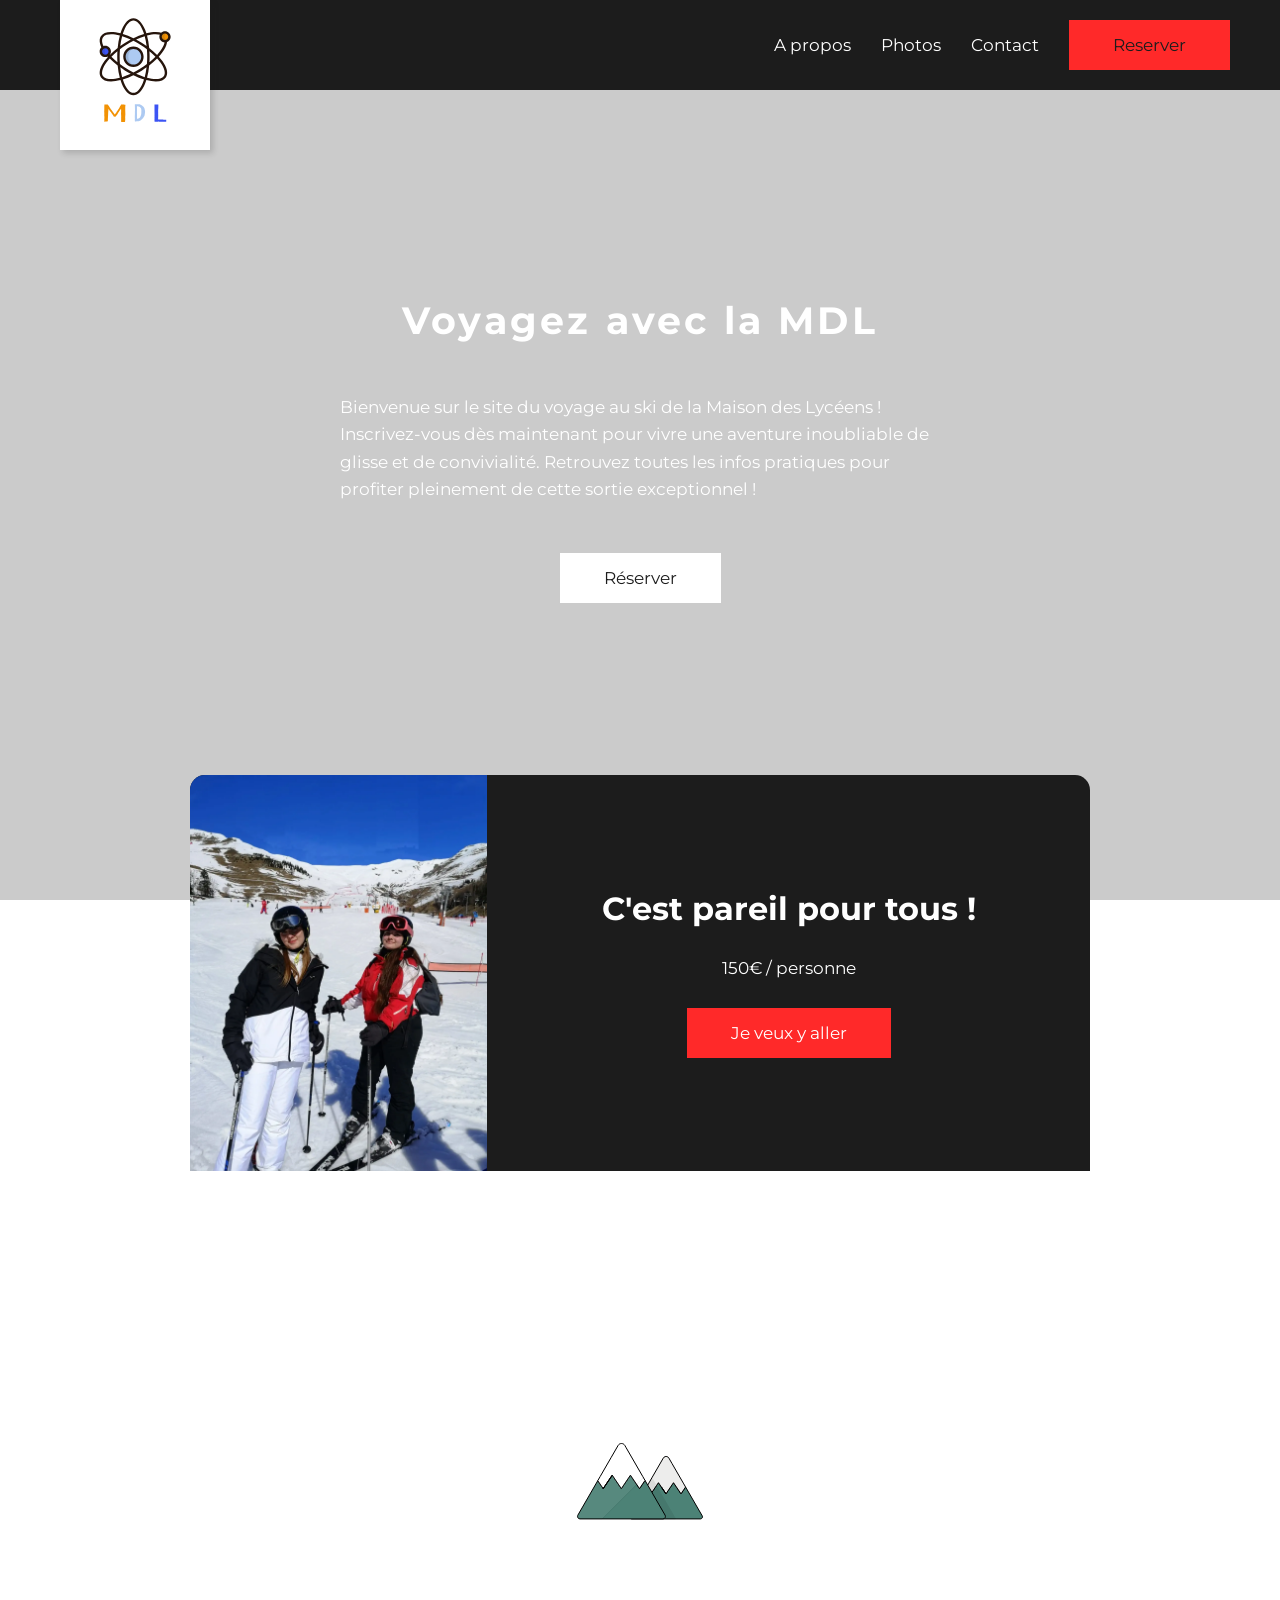
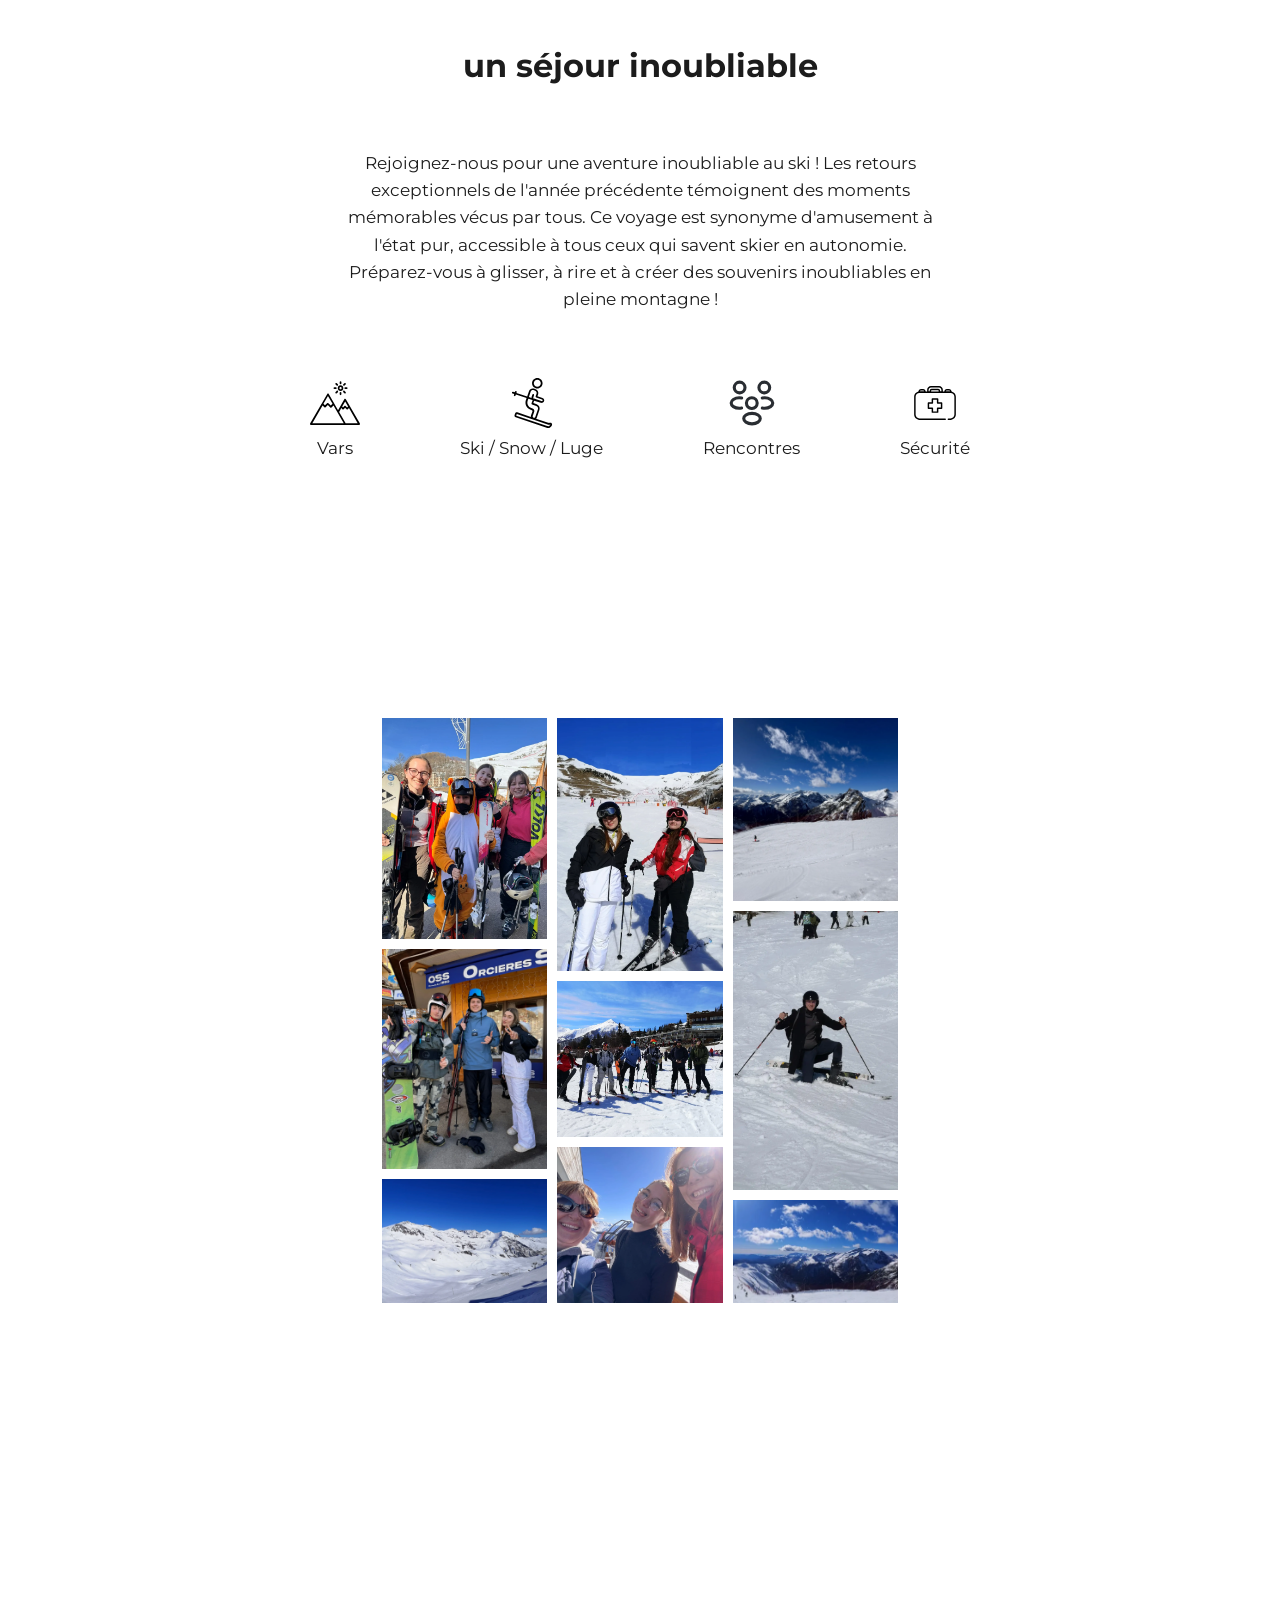
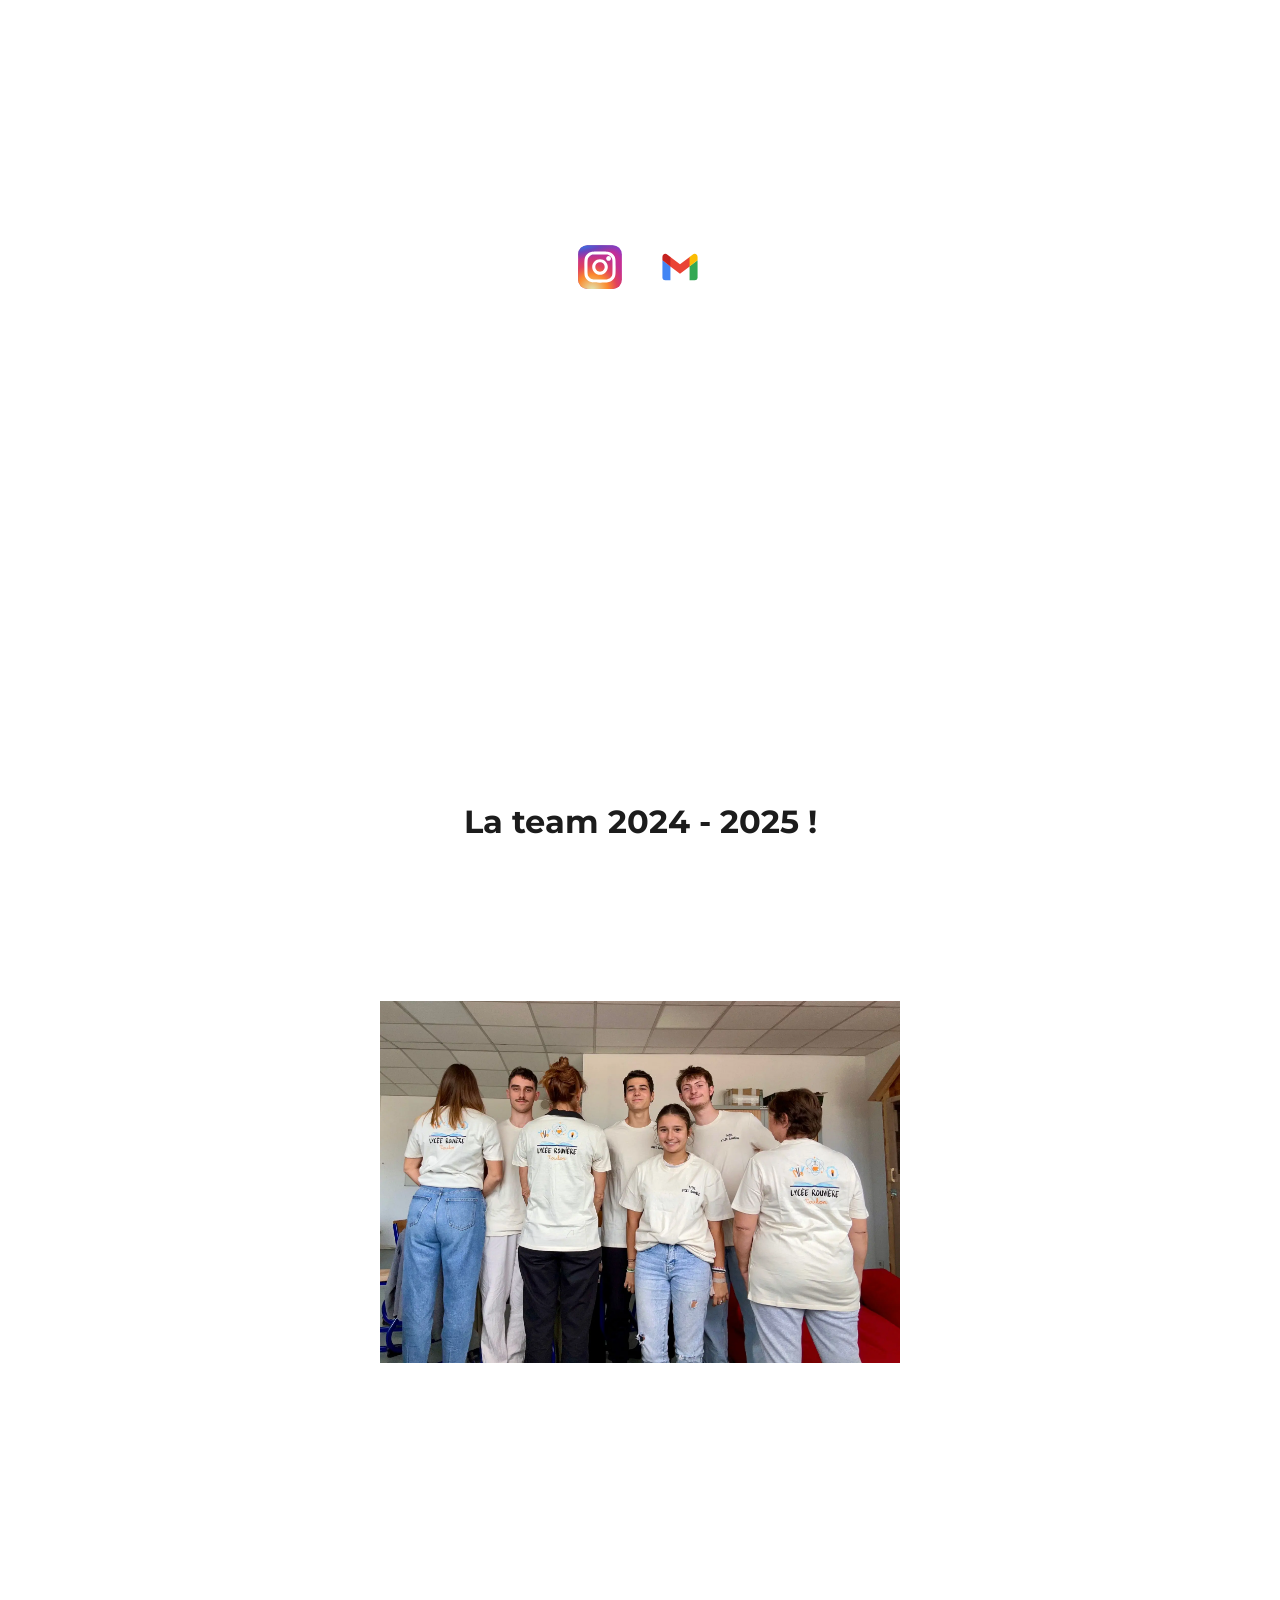
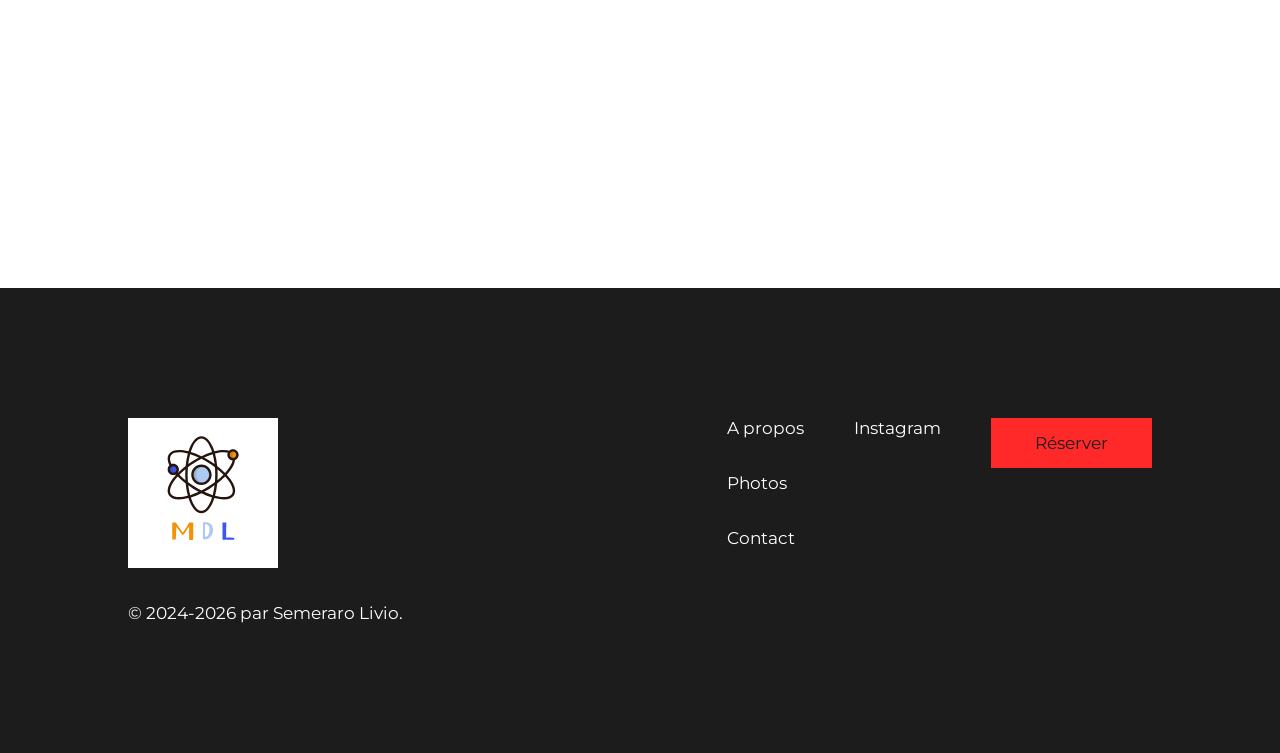
<file: index.html>
<!DOCTYPE html>
<html lang="en">

<head>
    <meta charset="UTF-8">
    <meta name="viewport" content="width=device-width, initial-scale=1.0">
    <title>MDL Rouviere</title>
    <link rel="stylesheet" href="./css/main.css">
</head>

<body>

    <input type="checkbox" id="hamburger" style="display: none;">
    <label class="mobile col" for="hamburger">
        <div class="bar"></div>
        <div class="bar"></div>
        <div class="bar"></div>
    </label>
    <img id="mobile-logo" class="mobile" src="./assets/svg/logo.svg" alt="Logo de la MDL">

    <nav class="row active" >
        <img draggable="false" id="logo" src="./assets/svg/logo.svg" alt="Logo du lycee rouviere">

        <ul class="row">
            <a onclick="closeNav()" href="#before" class="link">A propos</a>
            <a onclick="closeNav()" href="#photos" class="link">Photos</a>
            <a onclick="closeNav()" href="#contact" class="link">Contact</a>
            <a onclick="closeNav()" href="./reserver.html" class="button red">Reserver</a>
        </ul>
    </nav>

    <header>

        <div class="overlay"></div>
        <video autoplay muted loop id="myVideo">
            <source id="header-video" src="./assets/videos/video-bg.mp4" type="video/mp4">
        </video>

        <div class="container col">

            <h1>Voyagez avec la MDL</h1>
            <p>
                Bienvenue sur le site du voyage au ski de la Maison des Lycéens ! Inscrivez-vous dès maintenant pour
                vivre une aventure inoubliable de glisse et de convivialité. Retrouvez toutes les infos pratiques pour
                profiter pleinement de cette sortie exceptionnel !
            </p>
            <a href="./reserver.html" class="button white">Réserver</a>

        </div>

    </header>

    <main class="col">

        <div id="main-container" class="wrapped">

            <section id="tarifs">
                <div class="container row">
                    <div class="left"><img draggable="false" src="./assets/images/ski4.webp"
                            alt="Image de deux personnes au ski"></div>
                    <div class="right col">
                        <h2>C'est pareil pour tous !</h2>
                        <span>€ / personne</span>
                        <a href="./reserver.html" class="button red">Je veux y aller</a>
                    </div>
                </div>
            </section>

            <section id="before" class="col">

                <img src="./assets/svg/mountains.svg" alt="" style="width: 150px;">
                <h2 class="article-title">un séjour inoubliable</h2>

                <p>
                    Rejoignez-nous pour une aventure inoubliable au ski ! Les retours exceptionnels de l'année précédente
                    témoignent des moments mémorables vécus par tous. Ce voyage est synonyme d'amusement à l'état pur,
                    accessible à tous ceux qui savent skier en autonomie. Préparez-vous à glisser, à rire et à créer des
                    souvenirs inoubliables en pleine montagne !
                </p>

                <ul class="row">
                    <div class="col">
                        <img src="./assets/svg/adventure.svg" alt="">
                        <span>Vars</span>
                    </div>
                    <div class="col">
                        <img src="./assets/svg/ski.svg" alt="">
                        <span>Ski / Snow / Luge</span>
                    </div>
                    <div class="col">
                        <img src="./assets/svg/people.svg" alt="">
                        <span>Rencontres</span>
                    </div>
                    <div class="col">
                        <img src="./assets/svg/safe.svg" alt="">
                        <span>Sécurité</span>
                    </div>
                </ul>

            </section>

            <section id="photos" class="row">
                <div class="column col">

                    <img src="./assets/images/ski1.webp" alt="">
                    <img src="./assets/images/ski2.webp" alt="">
                    <img src="./assets/images/ski3.webp" alt="">

                </div>
                <div class="column col">

                    <img src="./assets/images/ski4.webp" alt="">
                    <img src="./assets/images/ski5.webp" alt="">
                    <img src="./assets/images/ski6.webp" alt="">

                </div>
                <div class="column col">

                    <img src="./assets/images/ski7.webp" alt="">
                    <img src="./assets/images/ski8.webp" alt="">
                    <img src="./assets/images/ski9.webp" alt="">

                </div>
            </section>

            <section id="contact">
                <div class="container col">
                    <h2>Nous contacter</h2>
                    <ul class="row">
                        <a target="_blank" href="https://www.instagram.com/m.d.l._rouviere/"><img src="./assets/svg/instagram.svg" alt=""></a>
                        <a href="mailto:semeraro.livio@gmail.com"><img src="./assets/svg/gmail.svg" alt=""></a>
                    </ul>
                </div>
            </section>

            <section id="team" class="col">
                <h2>La team 2024 - 2025 !</h2>

                    <div class="wrapped">
                        <img src="./assets/images/team.webp" alt="Image de l'equipe du bureau de la MDL du lycee rouviere">
                    </div>
            </section>


        </div>

        <footer>
            <div class="container row">

                <div class="left col">
                    <img src="./assets/svg/logo.svg" alt="Logo du la MDL">
                    <span>© 2024-2026 par Semeraro Livio.</span>
                </div>

                <div class="right">
                    <div class="row">
                        <ul class="col">
                            <a href="#before" class="link">A propos</a>
                            <a href="#photos" class="link">Photos</a>
                            <a href="#contact" class="link">Contact</a>
                        </ul>
                        <ul class="col">
                            <a target="_blank" href="https://www.instagram.com/m.d.l._rouviere/" class="link">Instagram</a>
                        </ul>

                        <ul class="col">
                            <a href="./reserver.html" class="button red">Réserver</a>
                        </ul>
                    </div>
                </div>

            </div>
        </footer>

    </main>

    <script type="text/javascript" src="./script.js" defer></script>

    <!-- Google tag (gtag.js) -->
<script async src="https://www.googletagmanager.com/gtag/js?id=G-8WDVE8G59Y"></script>
<script>
  window.dataLayer = window.dataLayer || [];
  function gtag(){dataLayer.push(arguments);}
  gtag('js', new Date());

  gtag('config', 'G-8WDVE8G59Y');
</script>

</body>

</html>
</file>
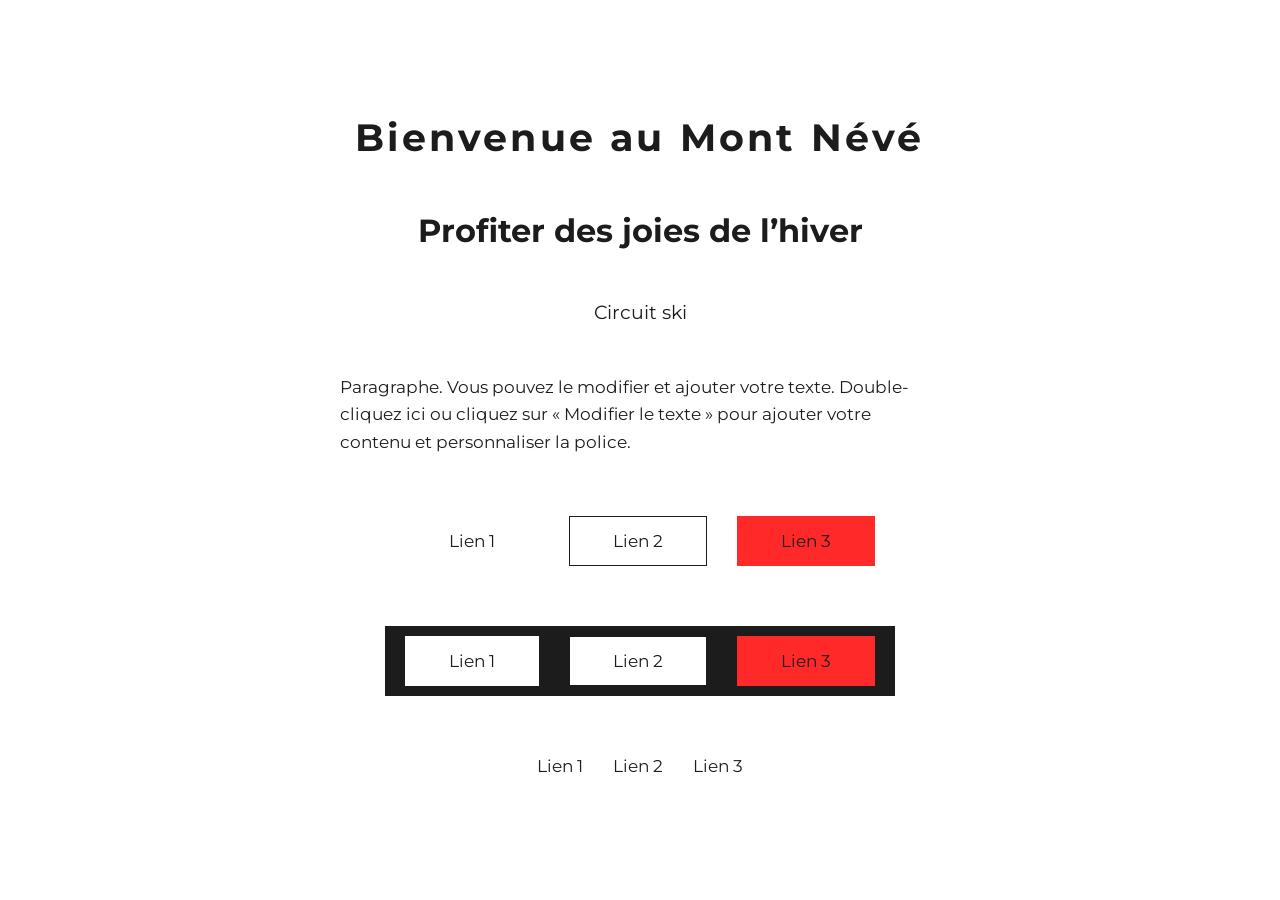
<file: demo.html>
<!DOCTYPE html>
<html lang="en">
<head>
    <meta charset="UTF-8">
    <meta name="viewport" content="width=device-width, initial-scale=1.0">
    <title>Document</title>
    <link rel="stylesheet" href="./css/main.css">
</head>
<body>

    <h1>Bienvenue au Mont Névé</h1>
    <h2>Profiter des joies de l’hiver</h2>
    <h3>Circuit ski</h3>

    <p>Paragraphe. Vous pouvez le modifier et ajouter votre texte. Double-cliquez ici ou cliquez sur « Modifier le texte » pour ajouter votre contenu et personnaliser la police.</p>

    <ul class="row">
        <a href="#!" class="button white">Lien 1</a>
        <a href="#!" class="button dark">Lien 2</a>
        <a href="#!" class="button red">Lien 3</a>
    </ul>

    <ul class="row demo-ul" style="background-color: #1c1c1c;">
        <a href="#!" class="button white">Lien 1</a>
        <a href="#!" class="button dark">Lien 2</a>
        <a href="#!" class="button red">Lien 3</a>
    </ul>

    <ul class="row">
        <a href="#!" class="link">Lien 1</a>
        <a href="#!" class="link">Lien 2</a>
        <a href="#!" class="link">Lien 3</a>
    </ul>

    <style>
        body {
            display: flex;
            flex-direction: column;
            align-items: center;
            justify-content: center;
            margin: 0 auto;
            gap: 50px;
        }

        p {
            max-width: 600px;
        }

        ul {
            width: fit-content;
            max-width: 600px;
            padding: 10px 20px;
        }
    </style>

</body>
</html>
</file>
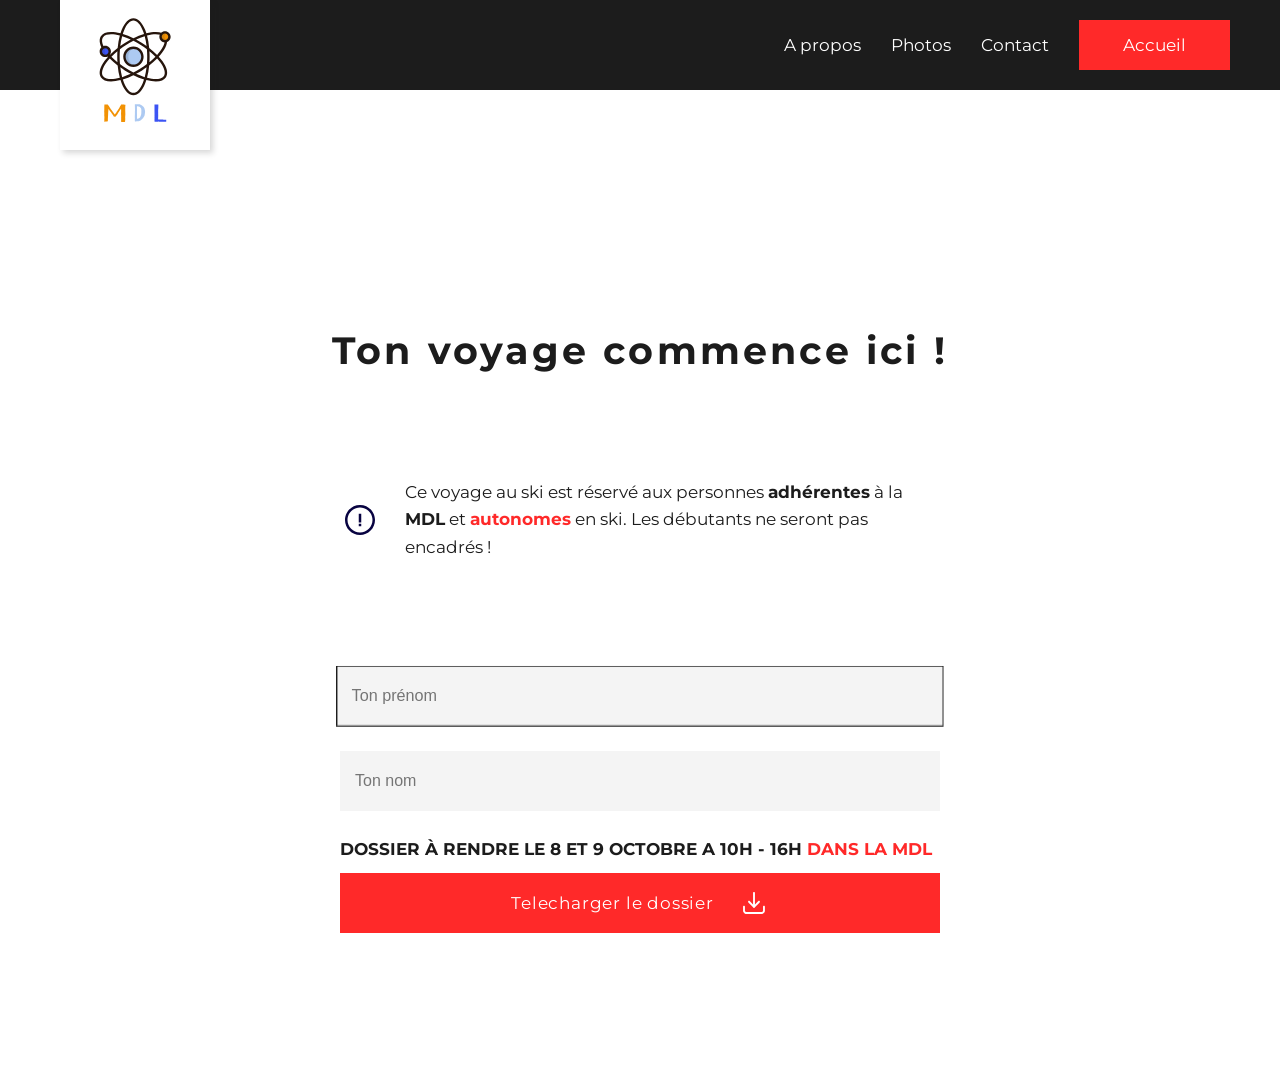
<file: reserver.html>
<!DOCTYPE html>
<html lang="en">

<head>
    <meta charset="UTF-8">
    <meta name="viewport" content="width=device-width, initial-scale=1.0">
    <title>MDL Rouviere Inscription au ski</title>
    <link rel="stylesheet" href="./css/main.css">
    <link rel="stylesheet" href="./css/reserver.css">
</head>

<body>

    <input type="checkbox" id="hamburger" style="display: none;">
    <label class="mobile col" for="hamburger">
        <div class="bar"></div>
        <div class="bar"></div>
        <div class="bar"></div>
    </label>
    <img id="mobile-logo" class="mobile" src="./assets/svg/logo.svg" alt="Logo de la MDL">

    <nav class="row active">
        <img draggable="false" id="logo" src="./assets/svg/logo.svg" alt="Logo du lycee rouviere">

        <ul class="row">
            <a onclick="closeNav()" href="./index.html#before" class="link">A propos</a>
            <a onclick="closeNav()" href="./index.html#photos" class="link">Photos</a>
            <a onclick="closeNav()" href="./index.html#contact" class="link">Contact</a>
            <a style="color: white;" onclick="closeNav()" href="./index.html" class="button red">Accueil</a>
        </ul>
    </nav>

    <main>

        <div class="wrapper col">

            <h1 style="user-select: none;">Ton voyage commence ici !</h1>

            <div class="warning row">
                <img id="warning-circle" src="./assets/svg/warning.svg" alt="icon attention">
                <p>
                    Ce voyage au ski est réservé aux personnes <b>adhérentes</b> à la <b>MDL</b> et <b style="color: rgb(255, 41, 41);">autonomes</b> en ski. Les débutants ne seront pas encadrés !

                </p>
            </div>

            <div class="container col">
                <input id="prenom" type="text" class="text" autocomplete="off" autofocus placeholder="Ton prénom">

                <input type="text" class="text" autocomplete="off" placeholder="Ton nom">

                <div class="col">
                    <p class="date">
                        <b id="date">Dossier à rendre le [jour] et [jour] [mois] a 10h <b style="color: rgb(255, 41, 41);">dans la mdl</b></b>

                    </p>
                    <a id="download-button" href="./assets/fichiers/fiche-ski.pdf" class="button red"
                    download="inscription-ski-rouviere">
                    Telecharger le dossier
                    <img src="./assets/svg/download.svg" alt="Icon de telechargement">
                </a>
                </div>
            </div>

        </div>

    </main>

    <script type="text/javascript" defer>
        const navBar = document.querySelector('nav');
        const main = document.querySelector('main');
        const navLabel = document.querySelector('label');

        const navHeight = navBar.getBoundingClientRect().height;
        const navLabelHeight = navLabel.getBoundingClientRect().height;

        if ( (navHeight > 100) ){
            main.style.marginTop = `${ navLabelHeight * 2 }px`;
        }else{
            main.style.marginTop = `${ navHeight * 2 }px`;
        }


    </script>

    <script type="text/javascript" src="./script.js" defer></script>

    <!-- Google tag (gtag.js) -->
<script async src="https://www.googletagmanager.com/gtag/js?id=G-8WDVE8G59Y"></script>
<script>
  window.dataLayer = window.dataLayer || [];
  function gtag(){dataLayer.push(arguments);}
  gtag('js', new Date());

  gtag('config', 'G-8WDVE8G59Y');
</script>

</body>

</html>
</file>
<file: css/main.css>
@import url("https://fonts.googleapis.com/css2?family=Montserrat:ital,wght@0,100..900;1,100..900&display=swap");
body * {
  transition: all ease-in-out 250ms;
}
body h1, body h2, body h3 {
  font-family: "Montserrat", sans-serif;
  font-optical-sizing: auto;
  font-weight: 400;
  font-style: normal;
  font-weight: 700;
}
body h1 {
  font-size: 3vw;
  letter-spacing: 0.2rem;
}
body h2 {
  font-size: 2.5vw;
}
body h2.article-title {
  margin-bottom: 2.5vw;
}
body h3 {
  font-size: 1.5vw;
  font-weight: 400;
}
body a, body span, body p, body .button, body .link {
  font-family: "Montserrat", sans-serif;
  font-optical-sizing: auto;
  font-weight: 400;
  font-style: normal;
  font-size: 17px;
  width: -moz-fit-content;
  width: fit-content;
}
body a {
  text-decoration: none;
  color: inherit;
}
body p {
  line-height: 1.7rem;
}
body a.white {
  background-color: white;
  color: #1c1c1c;
  padding: 15px 44px;
  outline: 1px solid transparent;
  outline-offset: -1px;
}
body a.white:hover {
  outline-color: white;
  color: white;
  background-color: transparent;
}
body a.dark, body input.dark {
  background-color: white;
  color: #1c1c1c;
  padding: 15px 44px;
  outline: 1px solid #1c1c1c;
  outline-offset: -1px;
}
body a.dark:hover, body input.dark:hover {
  outline-color: transparent;
  color: white;
  background-color: #1c1c1c;
}
body a.red, body button.red {
  background-color: rgb(255, 41, 41);
  color: #1c1c1c;
  padding: 15px 44px;
  outline: none;
}
body a.red:hover, body button.red:hover {
  background-color: rgba(255, 41, 41, 0.8);
}
body .link:hover {
  color: rgb(255, 41, 41);
}
body ul {
  list-style: none;
  width: -moz-fit-content;
  width: fit-content;
  gap: 30px;
}
body button {
  background-color: transparent;
  border: none;
  cursor: pointer;
}

nav.active {
  background-color: #1c1c1c;
  justify-content: flex-end;
  width: 100%;
  padding: 20px 50px;
  position: fixed;
  z-index: 11;
}
nav.active ul {
  align-items: center;
  color: white;
}
nav.active #logo {
  width: 150px;
  position: absolute;
  left: 0;
  top: 0;
  transform: translate(60px, 0);
  box-shadow: 3px 3px 6px rgba(28, 28, 28, 0.1764705882);
}

label.mobile {
  width: 100%;
  height: -moz-fit-content;
  height: fit-content;
  margin: 0 !important;
  background-color: #1c1c1c;
  position: fixed;
  top: 0;
  left: 0;
  z-index: 12;
  padding: 20px 0 20px 10px !important;
  cursor: pointer;
}
label.mobile .bar {
  width: 20px;
  height: 2px;
  transform-origin: center !important;
  background-color: white;
}
label.mobile .bar:nth-child(2n) {
  margin-top: 4px;
  margin-bottom: 4px;
}

input:checked ~ nav {
  transform: translateX(0);
}
input:checked + label .bar:nth-child(2n) {
  visibility: hidden;
  opacity: 0;
  margin: 0 !important;
  height: 0;
}
input:checked + label .bar {
  transform: translateY(2px) rotate(45deg);
}
input:checked + label .bar:last-child {
  transform: rotate(-45deg);
}

#mobile-logo {
  position: fixed;
  top: 0;
  right: 0;
  z-index: 12;
  width: 65px;
  margin-right: 10px;
}

header {
  width: 100%;
  height: 100vh;
  min-height: 800px;
  position: relative;
  overflow: hidden;
  z-index: 1;
  display: flex;
  flex-direction: column;
  align-items: center;
  justify-content: center;
}
header .container {
  width: -moz-fit-content;
  width: fit-content;
  z-index: 3;
  align-items: center;
  gap: 50px;
}
header .container * {
  color: white;
}
header p {
  max-width: 600px;
}
header video, header .overlay {
  position: absolute;
  inset: 0;
  z-index: 1;
  -o-object-fit: cover;
     object-fit: cover;
  -o-object-position: center;
     object-position: center;
  transition: transform 0s;
}
header video {
  width: 100%;
  height: 100vh;
}
header .overlay {
  z-index: 2;
  width: 100%;
  height: 100vh;
  background-color: rgba(28, 28, 28, 0.2274509804);
}

main {
  z-index: 9;
  width: 100%;
  position: absolute;
  background-color: white;
}
main #main-container {
  transform: translateY(-125px);
  margin: 0 auto;
}
main section {
  margin-bottom: 200px !important;
  padding-top: 60px;
}
main section p {
  max-width: 600px;
  text-align: center;
}
main #contact {
  height: 100%;
  padding: 250px;
  display: flex;
  flex-direction: column;
  align-items: center;
  justify-content: center;
  background-image: url("https://images.unsplash.com/photo-1495112398151-7eedd7c2e7e8?q=80&w=1932&auto=format&fit=crop&ixlib=rb-4.0.3&ixid=M3wxMjA3fDB8MHxwaG90by1wYWdlfHx8fGVufDB8fHx8fA%3D%3D");
  background-attachment: fixed;
  background-position: center 50%;
  background-size: cover;
  background-repeat: no-repeat;
}
main #contact .container {
  width: -moz-fit-content;
  width: fit-content;
  align-items: center;
}
main #contact a img {
  width: 50px;
}
main #contact a:hover {
  transform: scale(1.12);
}
main #contact .col {
  gap: 50PX;
}
main #contact h2 {
  color: white;
}
main #tarifs {
  z-index: 10;
  background-color: #1c1c1c;
  width: 100%;
  margin-bottom: 0 !important;
  padding-top: 0 !important;
  border-radius: 15px 15px 0 0;
  overflow: hidden;
  transition: transform 0s;
}
main #tarifs * {
  color: white;
}
main #tarifs .left {
  width: 33%;
}
main #tarifs .left img {
  width: 100%;
  height: 100%;
  max-height: 60vh;
  -o-object-fit: cover;
     object-fit: cover;
}
main #tarifs .right {
  align-items: center;
  justify-content: center;
  height: -moz-fit-content;
  height: fit-content;
  margin: auto;
  gap: 30px;
}
main #before {
  margin: 0 auto;
  align-items: center;
  gap: 65px;
  padding-top: 260px;
}
main #before img {
  width: 50px;
}
main #before h2 {
  margin-bottom: 0 !important;
}
main #before ul {
  gap: 100px;
}
main #before .col {
  align-items: center;
  gap: 10px;
}
main #photos {
  width: 100%;
  margin: 0 auto;
  max-width: calc(100% - 15vw - 15vw);
  gap: 10px;
}
main #photos .column {
  width: 100%;
  max-width: 33.333333%;
  gap: 10px;
  flex-wrap: wrap;
}
main #photos .column img {
  width: 100%;
  flex-grow: 1;
  -o-object-fit: cover;
     object-fit: cover;
  -o-object-position: center;
     object-position: center;
  cursor: pointer;
}
main #photos .column img:hover {
  opacity: 0.5;
}
main #team {
  align-items: center;
}
main #team h2 {
  margin: 0 auto;
  width: -moz-fit-content;
  width: fit-content;
  padding-bottom: 160px;
}
main #team .wrapped {
  width: 100%;
}
main #team .wrapped img {
  width: 100%;
  max-width: 100%;
}

footer {
  width: 100%;
  background-color: #1c1c1c;
  position: relative;
  padding: 130px 10vw;
}
footer * {
  color: white;
}
footer img {
  width: 150px;
}
footer .col {
  gap: 35px;
}
footer .row {
  gap: 50px;
}
footer .container {
  justify-content: space-between;
}

@media only screen and (max-width: 800px) {
  .mobile {
    display: inherit !important;
  }
  .desktop {
    visibility: hidden !important;
    opacity: 0 !important;
  }
  .row {
    flex-direction: column !important;
  }
  .wrapped {
    max-width: 100vw !important;
    padding: 0 10px;
  }
  h1 {
    font-size: 8vw !important;
  }
  h2 {
    font-size: 7vw !important;
  }
  h3 {
    font-size: 3vw !important;
  }
  .link, .button, a, span, p {
    font-size: 3.5vw !important;
  }
  nav {
    padding: 10px 0 !important;
    margin: 0;
    width: 100vw;
    height: 100vh;
    align-items: center;
    justify-content: space-evenly !important;
    transform: translateX(-100%);
  }
  nav #logo {
    position: relative !important;
    transform: none !important;
  }
  header {
    justify-content: center !important;
    height: 100vh !important;
    min-height: 100vh !important;
  }
  header .container {
    padding: 0 10px;
  }
  header p {
    max-width: none !important;
    text-align: center;
    margin: 0 auto;
    font-size: 4vw !important;
    font-weight: 500;
  }
  header h1 {
    text-align: center;
  }
  main {
    margin-top: 10px;
  }
  main .wrapped {
    transform: translate(0) !important;
  }
  main section {
    padding-top: 100px !important;
  }
  main #team {
    width: 100% !important;
    max-width: none !important;
    padding: 0 !important;
    margin: 0 !important;
  }
  main #team h2 {
    padding: 100px 0 !important;
  }
  main #team .team-list {
    align-items: center;
    padding: 0 !important;
  }
  main #team .worker {
    width: 100% !important;
    min-width: none !important;
    max-width: none !important;
    flex-direction: row !important;
    padding: 10px !important;
    margin: 0 !important;
  }
  main #team .worker .img-container {
    width: 100% !important;
    max-width: 100vw !important;
    height: -moz-fit-content !important;
    height: fit-content !important;
  }
  main #team .worker .img-container img {
    width: 60px !important;
    height: 60px !important;
    border-radius: 100%;
  }
  main #team .worker .content {
    flex-direction: row !important;
    margin: 0 !important;
    padding: 0 !important;
  }
  main #team .worker .content img {
    width: 30px !important;
  }
  main #contact {
    width: calc(100% + 20px);
    margin-left: -10px;
    padding: 80px !important;
    margin-bottom: 0 !important;
  }
  main #contact .row {
    flex-direction: row !important;
  }
  main #contact .col {
    gap: 30px !important;
  }
  main #tarifs .left {
    width: 100% !important;
  }
  main #tarifs .left img {
    width: 100%;
    max-height: none !important;
    height: 85vh !important;
    -o-object-position: center;
       object-position: center;
  }
  main #tarifs .right {
    padding: 40px 0 !important;
  }
  #before {
    margin-bottom: 0 !important;
  }
  #before .row {
    gap: 40px;
  }
  #photos {
    max-width: none !important;
    flex-direction: row !important;
    margin-bottom: 100px !important;
  }
}
footer {
  margin-top: 200px;
}

* {
  padding: 0;
  margin: 0;
  box-sizing: border-box;
}

html {
  scroll-behavior: smooth;
}

body {
  background-color: #ffffff;
  color: #1c1c1c;
  width: 100%;
  min-height: 100vh;
  position: relative;
}

.col {
  display: flex;
  flex-direction: column;
}

.row {
  display: flex;
  flex-direction: row;
}

.wrapped {
  max-width: calc(100% - 190px - 190px);
}

img {
  display: block;
  -webkit-user-select: none;
     -moz-user-select: none;
          user-select: none;
}

.mobile {
  display: none;
}

.desktop {
  visibility: visible;
  opacity: inherit;
}/*# sourceMappingURL=main.css.map */
</file>
<file: css/reserver.css>
main {
  display: flex;
  flex-direction: column;
  align-items: center;
  justify-content: center;
  min-height: 100vh;
}

.wrapper {
  gap: 25px;
  padding: 10px;
  align-items: center;
}

h1 {
  padding-bottom: 80px;
}

.container {
  width: 100%;
  max-width: 600px;
  gap: 25px;
}

input[type=text] {
  border: none;
  width: 100%;
  height: 60px;
  outline: 1px solid transparent;
  outline-offset: -1px;
  padding-left: 15px;
  font-size: 16px;
  background-color: rgba(28, 28, 28, 0.0470588235);
}
input[type=text]:focus {
  outline-color: #1c1c1c;
  transform: scale(1.012);
}

.date {
  width: 100%;
  max-width: 600px;
  margin-bottom: 10px;
  text-transform: uppercase;
}

.warning {
  align-items: center;
  width: 100%;
  max-width: 600px;
  padding-bottom: 80px;
  gap: 25px;
}
.warning #warning-circle {
  width: 40px;
}
.warning p {
  text-align: left;
}

#download-button {
  display: flex;
  flex-direction: row;
  align-items: center;
  justify-content: center;
  gap: 25px;
  color: white !important;
  width: 100% !important;
  letter-spacing: 0.05rem;
}
#download-button img {
  width: 30px;
}
#download-button:hover {
  transform: scale(1.012);
}

@media only screen and (max-width: 800px) {
  h1 {
    width: 100%;
    text-align: center;
  }
  p {
    text-align: center !important;
  }
  h1, .warning {
    padding-bottom: 50px;
  }
}/*# sourceMappingURL=reserver.css.map */
</file>
